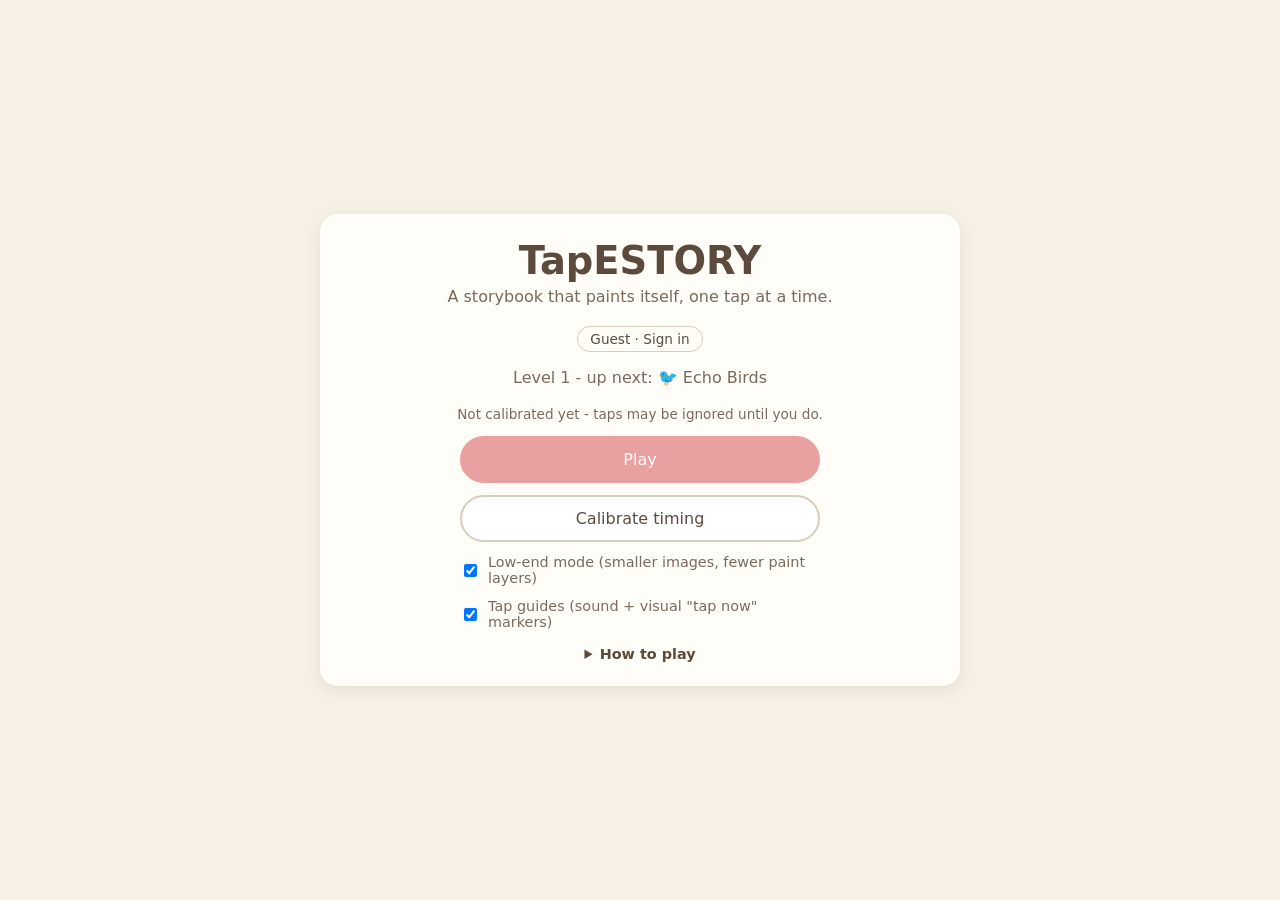
<file: index.html>
<!doctype html>
<html lang="en">
<head>
  <meta charset="utf-8" />
  <meta name="viewport" content="width=device-width, initial-scale=1, viewport-fit=cover" />
  <title>TapESTORY</title>
  <meta name="description" content="A tiny procedural rhythm-storybook game - tap to the beat, paint the story." />
  <link rel="manifest" href="manifest.webmanifest" />
  <meta name="theme-color" content="#e8a0a0" />
  <link rel="icon" href="icon.svg" type="image/svg+xml" />
  <link rel="apple-touch-icon" href="icon.svg" />
  <link rel="stylesheet" href="css/game.css" />
</head>
<body>
  <main id="app">

    <!-- MENU ------------------------------------------------------------->
    <section id="screen-menu" class="screen">
      <div class="panel panel--menu">
        <h1 class="title">TapESTORY</h1>
        <p class="subtitle">A storybook that paints itself, one tap at a time.</p>

        <!-- ACCOUNT CHIP (section C) - "Guest / Sign in" when signed out,
             "name / My progress" + a quick "Sign out" when signed in. Wired
             entirely by js/net/accountUi.js; shows "Accounts not set up"
             when js/config.js is unconfigured. -->
        <div id="account-chip" class="account-chip">
          <button id="btn-account-chip-name" class="account-chip__name" type="button">Guest</button>
          <button id="btn-account-chip-signout" class="account-chip__signout" type="button" hidden>Sign out</button>
        </div>

        <p id="menu-progress" class="status-text"></p>
        <p id="menu-calibration" class="status-text status-text--small"></p>

        <div class="menu-actions">
          <button id="btn-play" class="btn btn--primary" type="button">Play</button>
          <button id="btn-calibrate" class="btn" type="button">Calibrate timing</button>
          <label class="checkbox-row">
            <input id="chk-lowend" type="checkbox" />
            Low-end mode (smaller images, fewer paint layers)
          </label>
          <label class="checkbox-row">
            <input id="chk-guides" type="checkbox" />
            Tap guides (sound + visual "tap now" markers)
          </label>
        </div>

        <details class="how-to">
          <summary>How to play</summary>
          <ul>
            <li>Tap anywhere on the picture (or press any key) exactly on the beat.</li>
            <li>Listen for the cue sound - it shows you what's coming and when to respond.</li>
            <li>A good tap paints the story in and pops a sticker. A missed beat shows what
              went wrong instead, but the story keeps going either way.</li>
            <li>Keep your accuracy up across the whole song for the good ending.</li>
            <li>First time playing? Run Calibrate once so tap timing matches your device -
              you can Recalibrate anytime from the menu.</li>
          </ul>
          <p class="how-to__legend-title">The three corner marks on the picture:</p>
          <ul>
            <li><strong>Top-left circle</strong> - shows the glyph of whichever cue just sounded
              (its name pops up briefly the first time you hear it this session).</li>
            <li><strong>Top-right gold dot</strong> - a quiet metronome pulse, once per beat.</li>
            <li><strong>Bottom-right emoji</strong> - the game's mascot: it pulses on cues,
              cheers on a hit, shakes on a miss, and inflates during a hold.</li>
          </ul>
        </details>
      </div>
    </section>

    <!-- CALIBRATE --------------------------------------------------------->
    <section id="screen-calibrate" class="screen">
      <div class="panel">
        <h2>Calibrate your timing</h2>
        <p id="calibrate-status" class="status-text">Tap along with the metronome.</p>
        <p id="calibrate-detail" class="status-text status-text--small"></p>
        <div id="calibrate-countdown" class="calibrate-countdown"></div>
        <button id="calibrate-taparea" class="tap-circle" type="button">TAP</button>
        <button id="btn-calibrate-back" class="btn" type="button">Back</button>
      </div>
    </section>

    <!-- PRACTICE ------------------------------------------------------------>
    <section id="screen-practice" class="screen">
      <div class="panel panel--practice">
        <div class="practice-mascot" id="practice-mascot">🎵</div>
        <h2 id="practice-title">Practice</h2>
        <p id="practice-meaning" class="status-text"></p>
        <div class="practice-timeline" id="practice-timeline">
          <div class="practice-timeline__track" id="practice-timeline-track">
            <div class="practice-timeline__playhead" id="practice-playhead"></div>
          </div>
        </div>
        <p class="practice-legend">○ listen &middot; ● tap<span id="practice-legend-fake" hidden> &middot; ✕ don't tap</span></p>
        <p id="practice-phase" class="practice-phase"></p>
        <p id="practice-feedback" class="practice-feedback"></p>
        <p id="practice-tally" class="practice-tally"></p>
        <button id="practice-taparea" class="tap-circle" type="button">TAP</button>
        <div class="menu-actions">
          <button id="btn-practice-hear" class="btn" type="button">Hear it again</button>
          <button id="btn-practice-tryagain" class="btn" type="button" hidden>Try again</button>
          <button id="btn-practice-continue" class="btn" type="button" hidden>Continue</button>
          <button id="btn-practice-skip" class="btn" type="button">Skip</button>
        </div>
      </div>
    </section>

    <!-- LOADING ------------------------------------------------------------->
    <section id="screen-loading" class="screen">
      <div class="panel">
        <h2>Getting ready&hellip;</h2>
        <div class="progress-track">
          <div id="loading-bar" class="progress-fill"></div>
        </div>
        <p id="loading-label" class="status-text">Composing the song&hellip;</p>
      </div>
    </section>

    <!-- PLAY --------------------------------------------------------------->
    <section id="screen-play" class="screen">
      <div id="stage" class="stage"></div>
      <!-- Shown when the player backgrounds the tab mid-song (js/pause.js /
           js/main.js) - the whole overlay is one tap target. -->
      <div id="pause-overlay" class="pause-overlay" hidden>
        <button id="btn-resume" class="pause-overlay__button" type="button">
          <span class="pause-overlay__title">Paused</span>
          <span class="pause-overlay__hint">Tap to resume</span>
        </button>
      </div>
    </section>

    <!-- END ------------------------------------------------------------------>
    <section id="screen-end" class="screen">
      <div class="panel panel--end">
        <h2 id="end-title">The End</h2>
        <div id="end-image" class="end-image"></div>
        <p id="end-caption" class="end-caption"></p>
        <p id="end-score" class="end-stat"></p>
        <p id="end-counts" class="end-stat"></p>
        <p id="end-miss-breakdown" class="end-stat end-miss-breakdown" hidden></p>
        <p id="end-seed" class="end-stat end-seed"></p>
        <p id="end-timing" class="end-stat" hidden></p>
        <p id="end-recalibrate" class="end-stat end-recalibrate" hidden></p>
        <div class="menu-actions">
          <button id="btn-end-recalibrate" class="btn" type="button" hidden>Recalibrate</button>
        </div>
        <div class="menu-actions">
          <button id="btn-play-again" class="btn btn--primary" type="button">Play again (new seed)</button>
          <button id="btn-replay-seed" class="btn" type="button">Replay this seed</button>
          <button id="btn-end-menu" class="btn" type="button">Back to menu</button>
        </div>
      </div>
    </section>

    <!-- ACCOUNT (section C) - sign in / create account. Code-first
         (default): email -> 6-digit code -> verify. "Use a password
         instead" switches to email+password sign-in/sign-up. Wired by
         js/net/accountUi.js only. -->
    <section id="screen-account" class="screen">
      <div class="panel panel--account">
        <h2>Sign in</h2>
        <p id="account-status" class="status-text"></p>
        <p id="account-error" class="status-text account-error" hidden></p>

        <div id="account-step-email">
          <label class="account-field">
            Email
            <input id="account-email" type="email" autocomplete="email" inputmode="email" placeholder="you@example.com" />
          </label>
          <div class="menu-actions">
            <button id="btn-account-send-code" class="btn btn--primary" type="button">Send code</button>
          </div>
          <button id="btn-account-use-password" class="account-toggle" type="button">Use a password instead</button>
        </div>

        <div id="account-step-code" hidden>
          <p class="status-text status-text--small">Enter the 6-digit code we emailed you.</p>
          <label class="account-field">
            Code
            <input id="account-code" type="text" inputmode="numeric" pattern="[0-9]*" autocomplete="one-time-code" maxlength="6" placeholder="123456" />
          </label>
          <div class="menu-actions">
            <button id="btn-account-verify" class="btn btn--primary" type="button">Verify</button>
            <button id="btn-account-resend" class="btn" type="button">Resend code</button>
          </div>
          <button id="btn-account-code-back" class="account-toggle" type="button">Use a different email</button>
        </div>

        <div id="account-step-password" hidden>
          <label class="account-field">
            Email
            <input id="account-pw-email" type="email" autocomplete="email" inputmode="email" placeholder="you@example.com" />
          </label>
          <label class="account-field">
            Password
            <input id="account-password" type="password" autocomplete="current-password" placeholder="At least 6 characters" />
          </label>
          <div class="menu-actions">
            <button id="btn-account-signin-password" class="btn btn--primary" type="button">Sign in</button>
            <button id="btn-account-signup-password" class="btn" type="button">Create account</button>
          </div>
          <button id="btn-account-use-code" class="account-toggle" type="button">Use an email code instead</button>
        </div>

        <div id="account-step-name" hidden>
          <p class="status-text">Signed in! What should we call you?</p>
          <label class="account-field">
            Display name
            <input id="account-display-name" type="text" maxlength="30" placeholder="Your name" />
          </label>
          <div class="menu-actions">
            <button id="btn-account-name-save" class="btn btn--primary" type="button">Save</button>
            <button id="btn-account-name-skip" class="btn" type="button">Skip</button>
          </div>
        </div>

        <div class="menu-actions">
          <button id="btn-account-back" class="btn" type="button">Back to menu</button>
        </div>
      </div>
    </section>

    <!-- MY PROGRESS (section C) - recent plays, best accuracy per game, a
         "Set a password" form and Sign out. Wired by js/net/accountUi.js
         only. -->
    <section id="screen-progress" class="screen">
      <div class="panel panel--progress">
        <h2>My progress</h2>
        <p id="progress-status" class="status-text"></p>
        <p id="progress-summary" class="status-text status-text--small"></p>

        <h3 class="progress-subheading">Best accuracy</h3>
        <div id="progress-best" class="progress-list"></div>

        <h3 class="progress-subheading">Recent plays</h3>
        <div id="progress-plays" class="progress-list"></div>

        <div class="progress-set-password">
          <h3 class="progress-subheading">Set a password</h3>
          <p class="status-text status-text--small">Optional - lets you sign in without waiting for an email code.</p>
          <label class="account-field">
            New password
            <input id="progress-password" type="password" autocomplete="new-password" placeholder="At least 6 characters" />
          </label>
          <div class="menu-actions">
            <button id="btn-progress-set-password" class="btn" type="button">Save password</button>
          </div>
          <p id="progress-password-status" class="status-text status-text--small"></p>
        </div>

        <div class="menu-actions">
          <button id="btn-progress-signout" class="btn" type="button">Sign out</button>
          <button id="btn-progress-back" class="btn" type="button">Back to menu</button>
        </div>
      </div>
    </section>

  </main>

  <!-- DEBUG OVERLAY (?debug) ------------------------------------------------>
  <div id="debug-overlay" hidden>
    <div id="debug-stats">no taps yet</div>
    <div id="debug-log"></div>
  </div>

  <script type="module" src="js/main.js"></script>
</body>
</html>
</file>
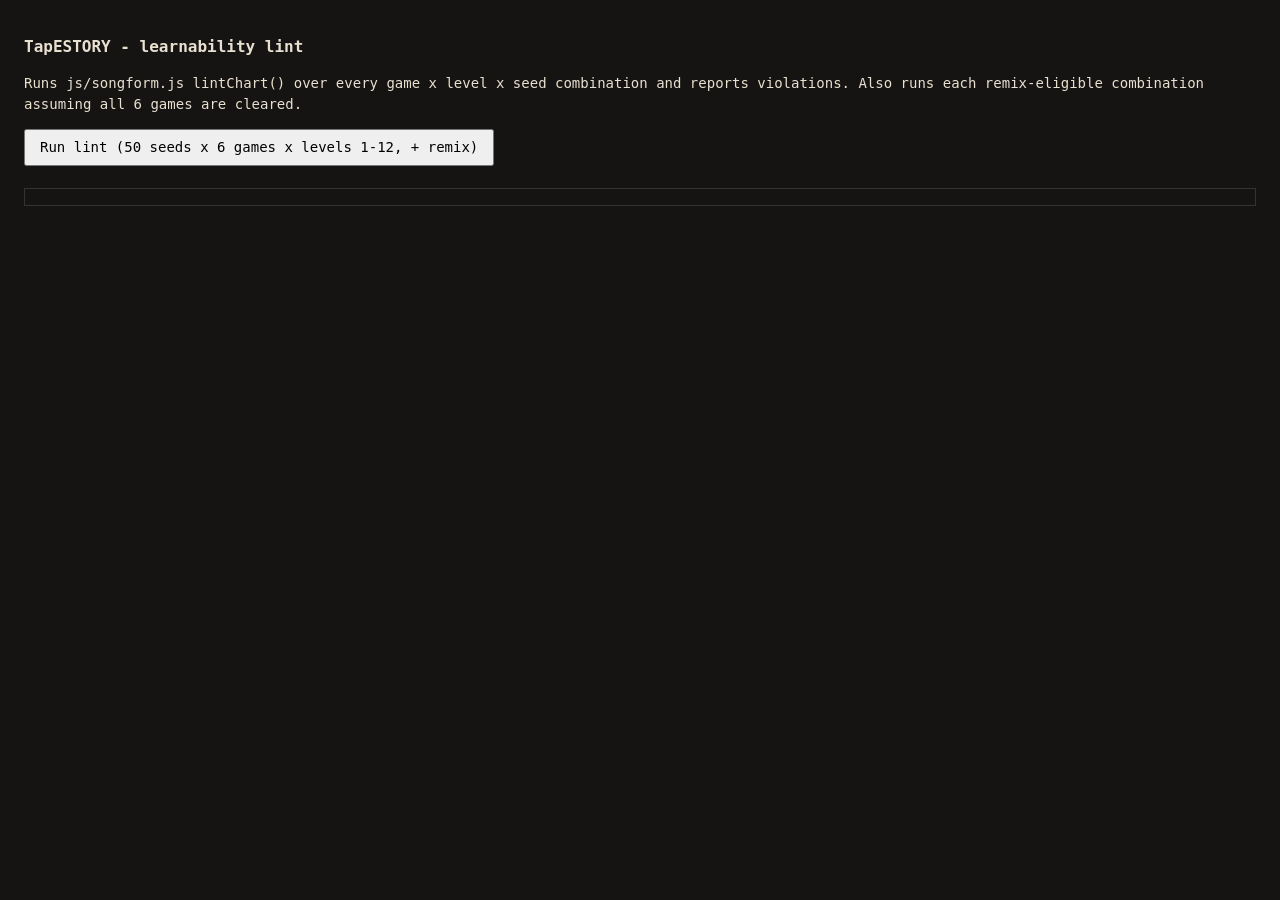
<file: tools/lint.html>
<!doctype html>
<html lang="en">
<head>
<meta charset="utf-8" />
<title>TapESTORY - learnability lint</title>
<style>
  body { font: 14px/1.5 ui-monospace, Menlo, monospace; background:#161412; color:#e8e0d0; padding:16px; }
  h1 { font-size: 16px; }
  #summary { font-size: 15px; font-weight: 700; margin: 12px 0; }
  .ok { color: #8fbf9f; }
  .bad { color: #e17b6b; }
  .row { margin: 2px 0; white-space: pre-wrap; }
  .game-hdr { margin-top: 14px; font-weight: 700; color: #f2c14e; }
  #log { max-height: 70vh; overflow: auto; border: 1px solid #333; padding: 8px; }
  button { font: inherit; padding: 6px 14px; margin-bottom: 10px; }
</style>
</head>
<body>
<h1>TapESTORY - learnability lint</h1>
<p>Runs js/songform.js lintChart() over every game x level x seed combination and reports violations.
   Also runs each remix-eligible combination assuming all 6 games are cleared.</p>
<button id="run">Run lint (50 seeds x 6 games x levels 1-12, + remix)</button>
<div id="summary"></div>
<div id="log"></div>

<script type="module">
  import { makeRng, subRng } from '../js/rng.js';
  import { buildChart, lintChart } from '../js/songform.js';
  import { GAMES, REMIX } from '../js/games/index.js';

  const SEEDS = 50;
  const LEVELS = Array.from({ length: 12 }, (_, i) => i + 1);
  const ALL_CLEARED = GAMES.map((g) => g.id);

  const summaryEl = document.getElementById('summary');
  const logEl = document.getElementById('log');

  function row(text, cls) {
    const d = document.createElement('div');
    d.className = 'row' + (cls ? ' ' + cls : '');
    d.textContent = text;
    logEl.appendChild(d);
  }

  document.getElementById('run').addEventListener('click', () => {
    logEl.innerHTML = '';
    summaryEl.textContent = 'Running...';
    summaryEl.className = '';
    setTimeout(runAll, 10); // let the button repaint first
  });

  function runAll() {
    const t0 = performance.now();
    let totalCharts = 0;
    let totalViolations = 0;
    let failingCombos = 0;

    const allGames = [...GAMES, REMIX];

    for (const game of allGames) {
      const hdr = document.createElement('div');
      hdr.className = 'game-hdr';
      hdr.textContent = `--- ${game.name} (${game.id}) ---`;
      logEl.appendChild(hdr);

      let gameViolations = 0;
      let gameCombos = 0;

      for (const level of LEVELS) {
        for (let s = 0; s < SEEDS; s++) {
          const seed = `lint:${game.id}:${level}:${s}`;
          const rng = subRng(seed, 'chart');
          let chart;
          try {
            chart = buildChart(rng, game, level, { clearedIds: ALL_CLEARED });
          } catch (err) {
            totalViolations++;
            gameViolations++;
            failingCombos++;
            row(`level ${level} seed ${s}: THREW ${err.message}`, 'bad');
            continue;
          }
          totalCharts++;
          gameCombos++;
          const violations = lintChart(chart);
          if (chart.notes.length === 0) violations.push('chart has ZERO notes - a silent, unplayable song');
          if (violations.length > 0) {
            failingCombos++;
            gameViolations += violations.length;
            totalViolations += violations.length;
            row(`level ${level} seed ${s}: ${violations.length} violation(s)`, 'bad');
            for (const v of violations.slice(0, 5)) row('    ' + v, 'bad');
            if (violations.length > 5) row(`    ...and ${violations.length - 5} more`, 'bad');
          }
        }
      }
      row(`${game.id}: ${gameCombos} charts checked, ${gameViolations} violation(s)`, gameViolations ? 'bad' : 'ok');
    }

    // Remix specifically also needs to work from a FRESH profile (no
    // cleared games yet) - e.g. a direct ?game=remix link. pickSubGames()
    // falls back to picking at random from every game in that case; this
    // re-runs the whole remix sweep with an empty cleared list to make sure
    // that fallback never regresses into an empty/unplayable chart.
    {
      const hdr = document.createElement('div');
      hdr.className = 'game-hdr';
      hdr.textContent = `--- Remix (fresh profile, no cleared games) ---`;
      logEl.appendChild(hdr);
      let gameViolations = 0;
      let gameCombos = 0;
      for (const level of LEVELS) {
        for (let s = 0; s < SEEDS; s++) {
          const seed = `lint:remix-empty:${level}:${s}`;
          const rng = subRng(seed, 'chart');
          const chart = buildChart(rng, REMIX, level, { clearedIds: [] });
          totalCharts++;
          gameCombos++;
          const violations = lintChart(chart);
          if (chart.notes.length === 0) violations.push('chart has ZERO notes - a silent, unplayable song');
          if (violations.length > 0) {
            failingCombos++;
            gameViolations += violations.length;
            totalViolations += violations.length;
            row(`level ${level} seed ${s}: ${violations.length} violation(s)`, 'bad');
            for (const v of violations.slice(0, 5)) row('    ' + v, 'bad');
          }
        }
      }
      row(`remix(no cleared): ${gameCombos} charts checked, ${gameViolations} violation(s)`, gameViolations ? 'bad' : 'ok');
    }

    const ms = (performance.now() - t0).toFixed(0);
    summaryEl.textContent =
      totalViolations === 0
        ? `PASS - 0 violations across ${totalCharts} charts (${allGames.length} games x ${LEVELS.length} levels x ${SEEDS} seeds, plus remix w/ no cleared games) in ${ms}ms`
        : `FAIL - ${totalViolations} violation(s) across ${failingCombos} combo(s) of ${totalCharts} charts checked, in ${ms}ms`;
    summaryEl.className = totalViolations === 0 ? 'ok' : 'bad';
  }
</script>
</body>
</html>
</file>
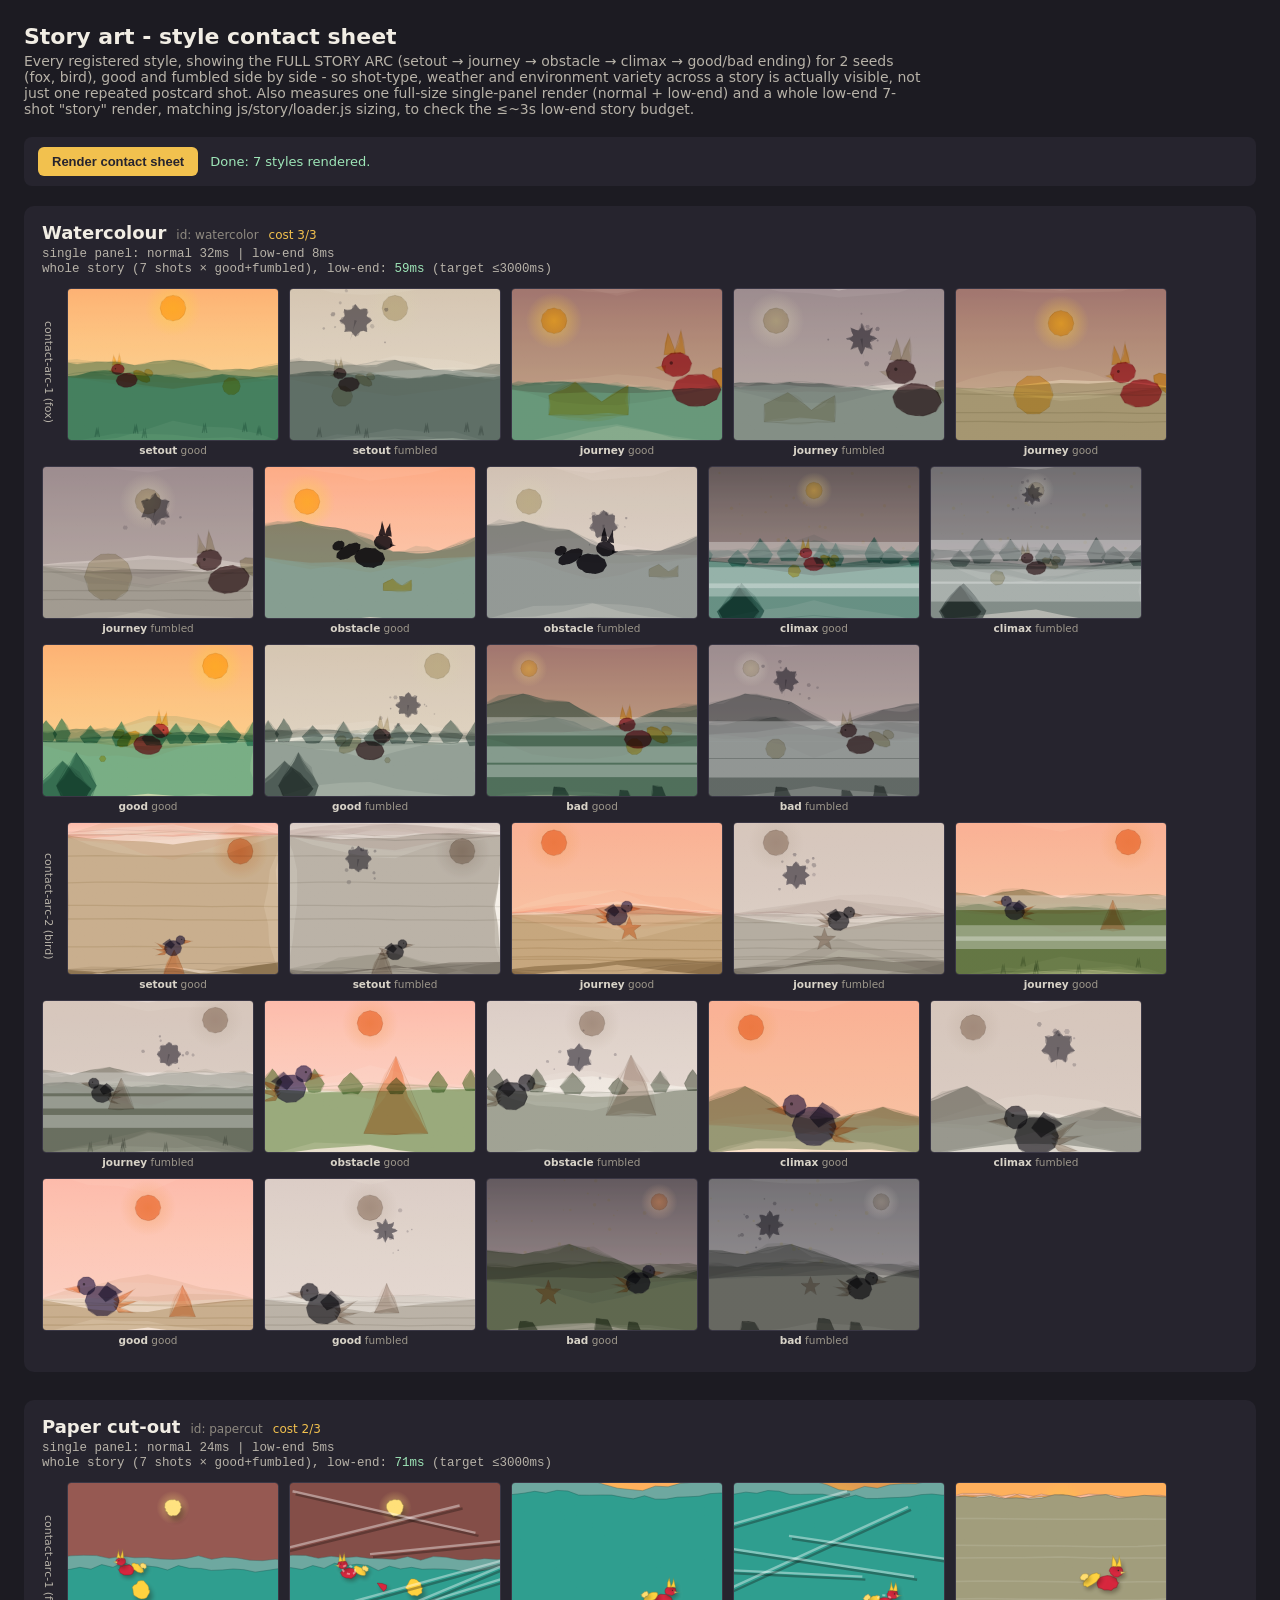
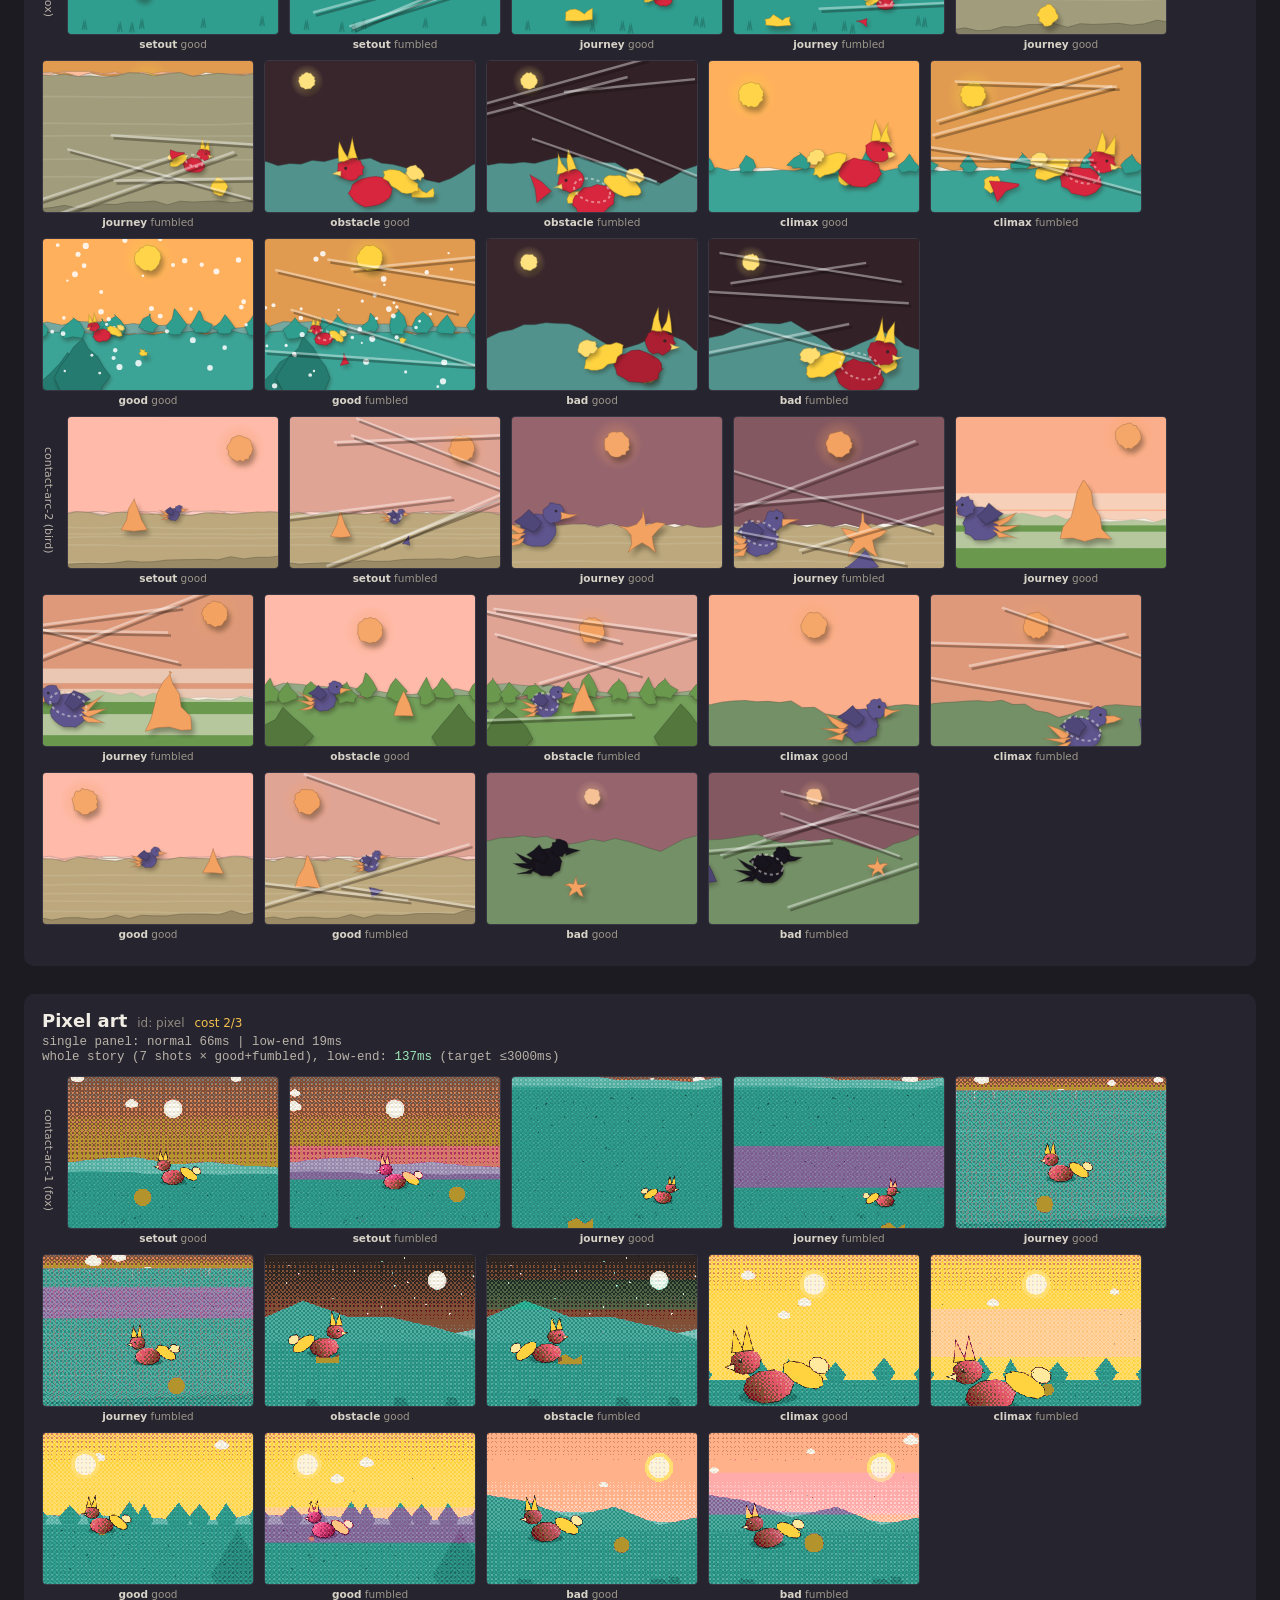
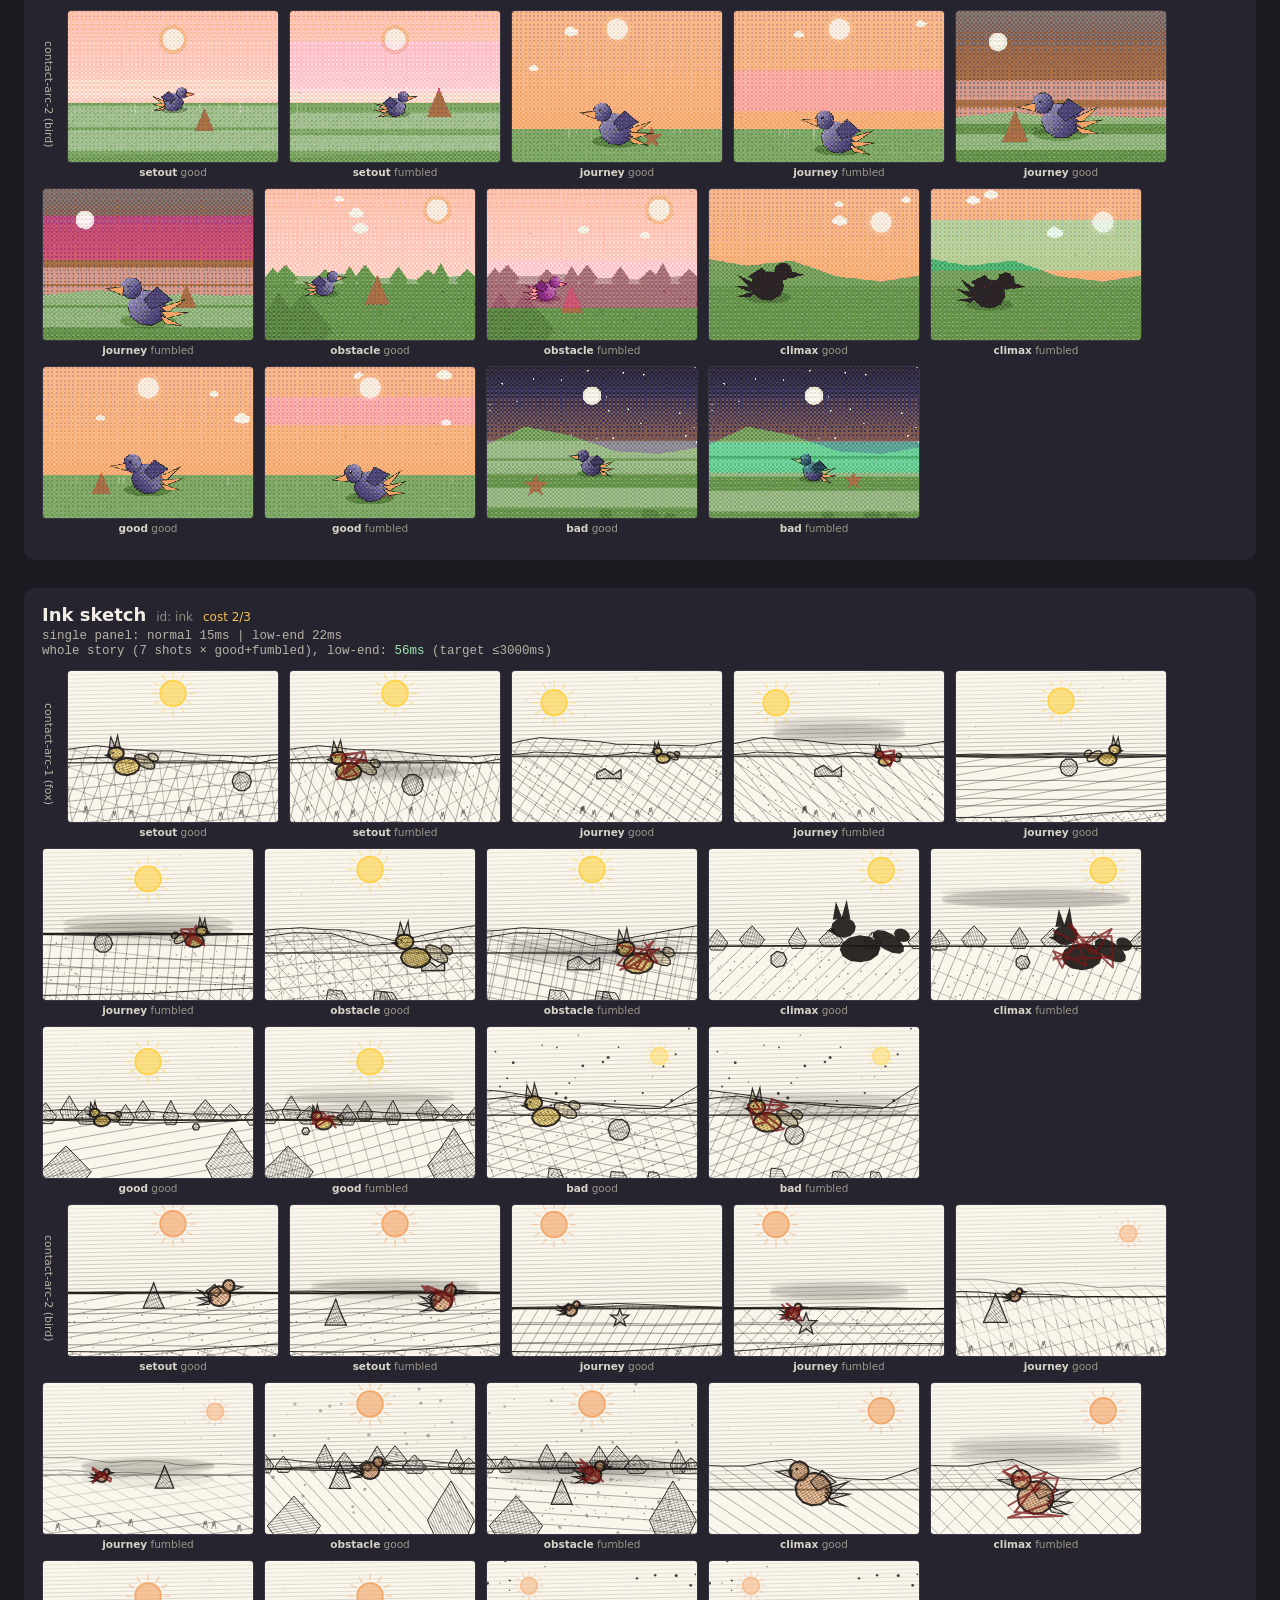
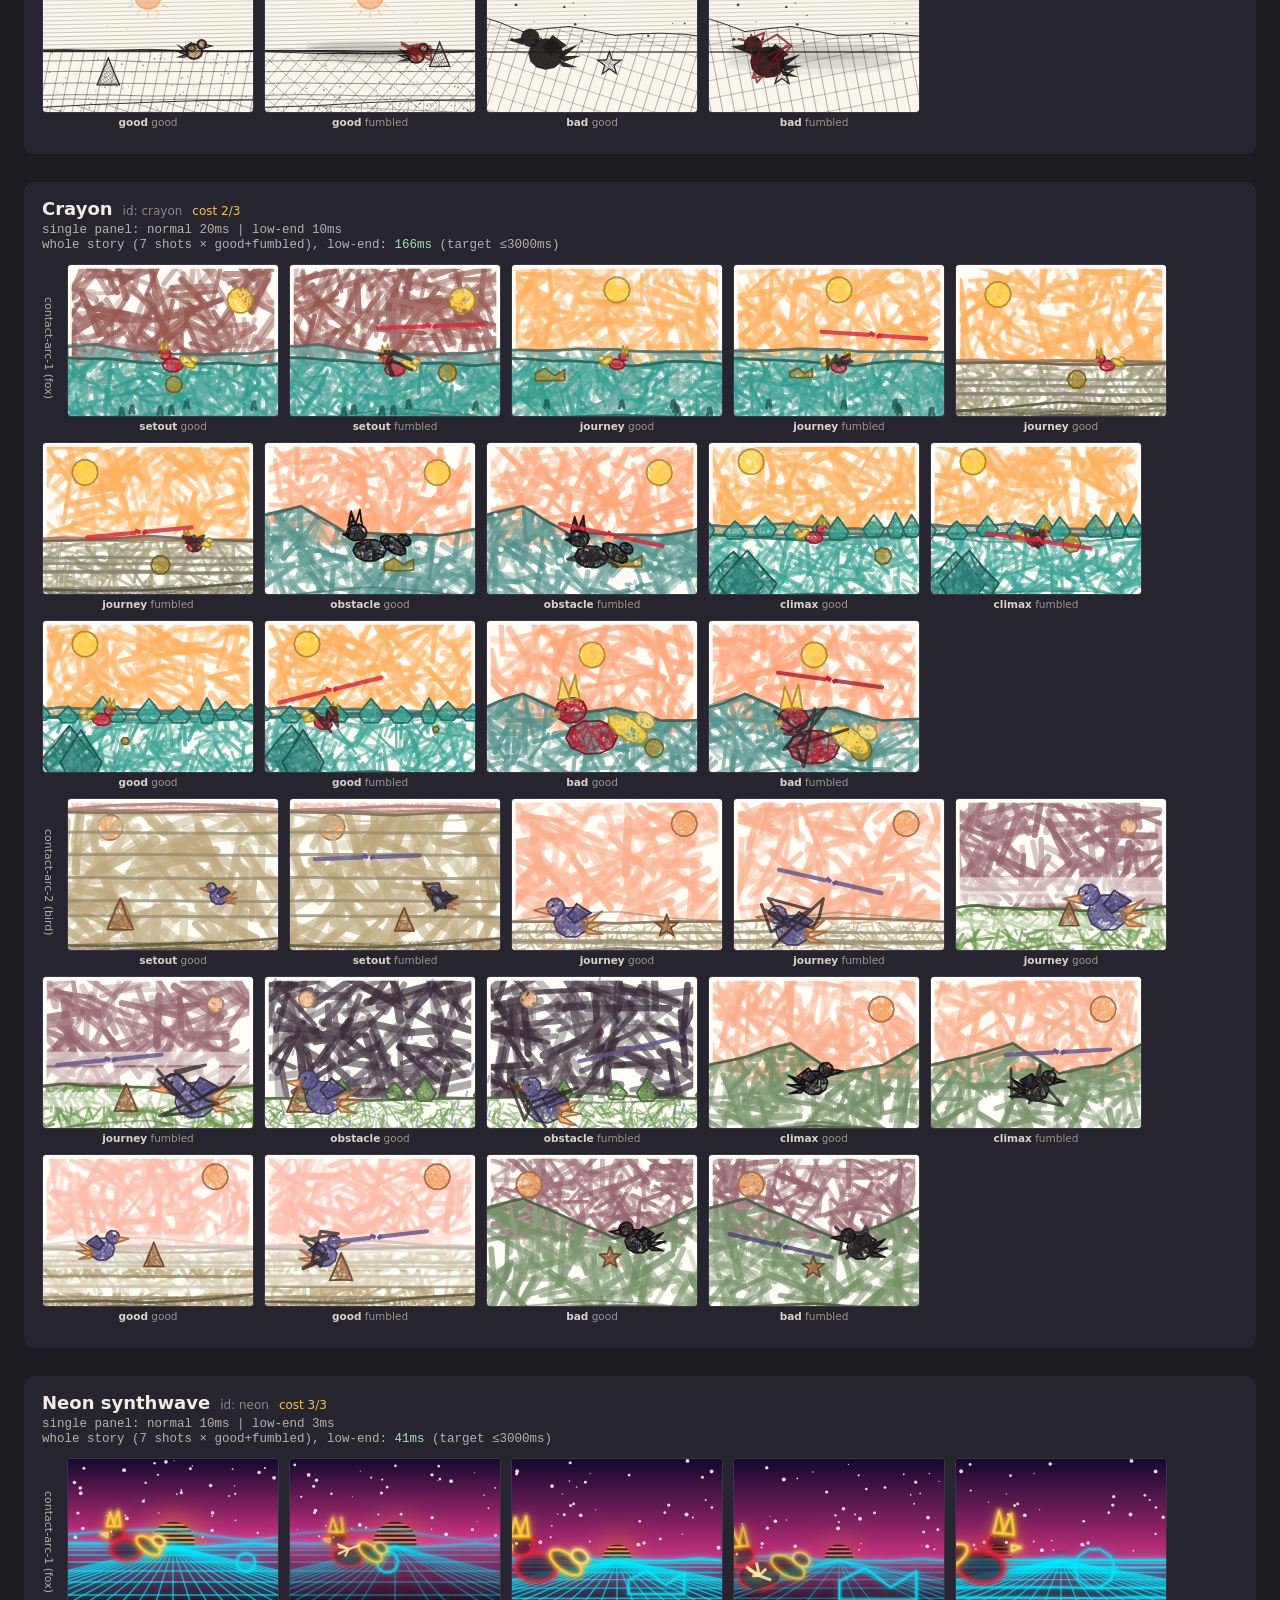
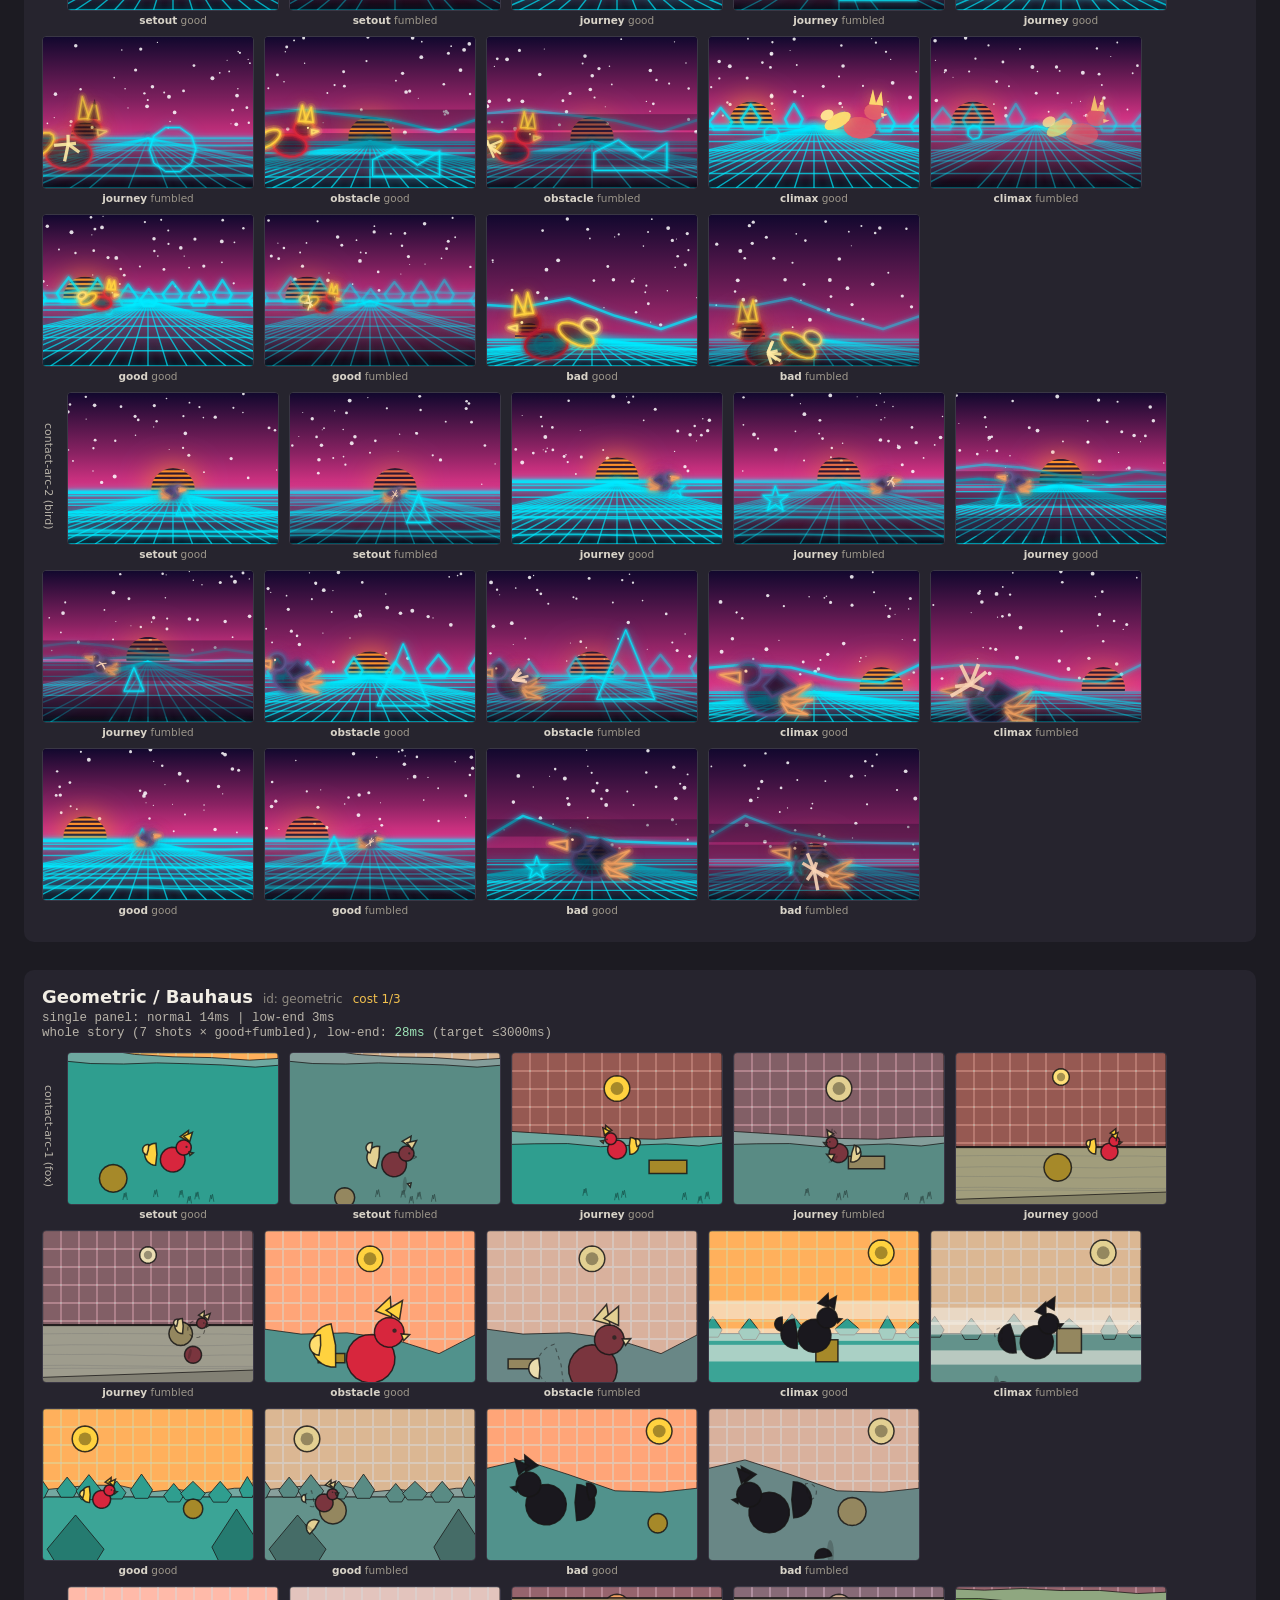
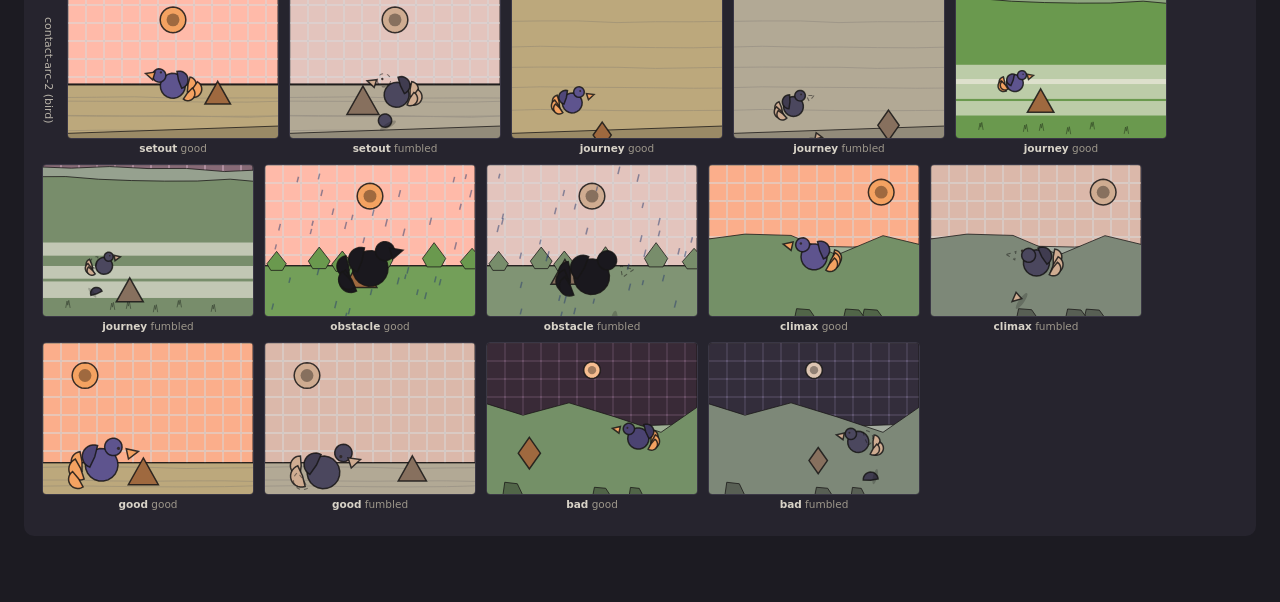
<file: tools/styles.html>
<!doctype html>
<html lang="en">
<head>
<meta charset="utf-8" />
<meta name="viewport" content="width=device-width, initial-scale=1" />
<title>TapESTORY - style contact sheet</title>
<style>
  :root { color-scheme: light; }
  body {
    margin: 0;
    padding: 24px;
    font-family: system-ui, -apple-system, "Segoe UI", sans-serif;
    background: #1c1b22;
    color: #f1ede4;
  }
  h1 { margin: 0 0 4px; font-size: 22px; }
  p.sub { margin: 0 0 20px; color: #b7b2a8; font-size: 14px; max-width: 900px; }
  .controls {
    display: flex; gap: 12px; align-items: center; margin-bottom: 20px;
    background: #26242e; padding: 10px 14px; border-radius: 8px; flex-wrap: wrap;
  }
  .controls label { font-size: 13px; display: flex; gap: 6px; align-items: center; }
  button {
    background: #f2c14e; color: #26242e; border: none; border-radius: 6px;
    padding: 7px 14px; font-weight: 600; cursor: pointer; font-size: 13px;
  }
  button:hover { background: #ffd875; }
  button:disabled { opacity: .5; cursor: default; }
  .status { font-size: 13px; color: #9ee6b8; }

  section.style-block {
    margin-bottom: 28px; background: #26242e; border-radius: 10px; padding: 16px 18px;
  }
  .style-head {
    display: flex; align-items: baseline; gap: 10px; flex-wrap: wrap; margin-bottom: 4px;
  }
  .style-head h2 { margin: 0; font-size: 18px; }
  .style-head .id { color: #8f8a80; font-size: 12px; }
  .style-head .cost { color: #f2c14e; font-size: 12px; }
  .timing { font-size: 12.5px; color: #b7b2a8; margin-bottom: 12px; font-family: ui-monospace, Consolas, monospace; }
  .timing .over { color: #ff8a80; font-weight: 700; }
  .timing .ok { color: #9ee6b8; }
  .timing div { margin: 1px 0; }

  .row { display: flex; gap: 10px; margin-bottom: 10px; flex-wrap: wrap; align-items: flex-start; }
  .cell { text-align: center; }
  .cell canvas { display: block; border-radius: 4px; border: 1px solid #3a3745; background: #111; }
  .cell canvas.pixelated { image-rendering: pixelated; }
  .cell .lbl { font-size: 10.5px; color: #9c968a; margin-top: 3px; }
  .cell .lbl b { color: #d8d3c8; }
  .row .seedlbl {
    writing-mode: vertical-rl; text-orientation: mixed; font-size: 11px; color: #b7b2a8;
    align-self: center; padding-right: 2px;
  }
</style>
</head>
<body>
  <h1>Story art - style contact sheet</h1>
  <p class="sub">
    Every registered style, showing the FULL STORY ARC (setout &rarr; journey &rarr; obstacle &rarr;
    climax &rarr; good/bad ending) for 2 seeds (fox, bird), good and fumbled side by side - so shot-type,
    weather and environment variety across a story is actually visible, not just one repeated postcard shot.
    Also measures one full-size single-panel render (normal + low-end) and a whole low-end 7-shot "story"
    render, matching js/story/loader.js sizing, to check the &le;~3s low-end story budget.
  </p>
  <div class="controls">
    <button id="btn-run">Render contact sheet</button>
    <span class="status" id="status"></span>
  </div>
  <div id="output"></div>

  <script type="module">
    import { generateStory } from '../js/story/storygen.js';
    import { STYLES } from '../js/story/styles/index.js';
    import { subRng } from '../js/rng.js';
    import { getBudget } from '../js/assets.js';

    const SEEDS = [
      { seed: 'contact-arc-1', hero: 'fox' },
      { seed: 'contact-arc-2', hero: 'bird' },
    ];
    const NUM_PHRASES = 5; // setout, journey, journey/obstacle, obstacle/journey, climax
    const THUMB_W = 210;
    const THUMB_H = Math.round(THUMB_W * 0.72);

    const output = document.getElementById('output');
    const statusEl = document.getElementById('status');
    const runBtn = document.getElementById('btn-run');

    /** The full story arc for one (seed, hero): 5 phrase beats + both
     * endings, each carrying its own `kind` (setout/journey/obstacle/
     * climax/good/bad) - the same kinds composeScene() weights shot type
     * from, so this deliberately exercises every shot-type bucket. */
    function arcFor(seedInfo) {
      const story = generateStory(subRng(seedInfo.seed, 'story'), NUM_PHRASES);
      const shots = story.panels.map((p) => ({ kind: p.kind, scene: { ...p.scene, heroType: seedInfo.hero } }));
      shots.push({ kind: 'good', scene: { ...story.goodEnding.scene, heroType: seedInfo.hero } });
      shots.push({ kind: 'bad', scene: { ...story.badEnding.scene, heroType: seedInfo.hero } });
      return shots;
    }

    function mountCanvas(cell, canvas, pixelated) {
      if (pixelated) canvas.classList.add('pixelated');
      cell.appendChild(canvas);
    }

    // setTimeout, NOT requestAnimationFrame: rAF never fires while this tab
    // is backgrounded/hidden (e.g. driven from an automated browser pane),
    // which would hang the whole run indefinitely between styles/rows. If
    // renders seem absurdly slow, check document.hidden before assuming a
    // real perf problem - a hidden tab throttles timers, not the renderer.
    async function yieldFrame() {
      await new Promise((r) => setTimeout(r, 0));
    }

    function budgetOpts(lowEnd) {
      const b = getBudget(lowEnd);
      const w = Math.round(b.maxEdge / b.maxDpr);
      return { width: w, height: Math.round(w * 0.72), dpr: b.maxDpr, lowEnd, layers: b.watercolorLayers };
    }

    /** Timing: one full-size single-panel render (normal + low-end), PLUS a
     * whole low-end "story" (7 shots x good+fumbled = 14 renders, matching
     * a 5-phrase song + both endings) so the ≤3s budget is checked against
     * a realistic whole-story load, not just one panel. */
    function renderTiming(style, arc) {
      const normalOpts = budgetOpts(false);
      const lowOpts = budgetOpts(true);
      const scene = arc[0].scene;

      const t0 = performance.now();
      style.renderScene(scene, subRng('timing', `${style.id}:normal`), normalOpts);
      const normalMs = performance.now() - t0;

      const t1 = performance.now();
      style.renderFumbled(scene, subRng('timing', `${style.id}:low`), lowOpts);
      const singleLowMs = performance.now() - t1;

      const t2 = performance.now();
      for (const shot of arc) {
        style.renderScene(shot.scene, subRng('timing-story', `${style.id}:${shot.kind}:good`), lowOpts);
        style.renderFumbled(shot.scene, subRng('timing-story', `${style.id}:${shot.kind}:fumbled`), lowOpts);
      }
      const storyLowMs = performance.now() - t2;

      return { normalMs, singleLowMs, storyLowMs };
    }

    async function run() {
      runBtn.disabled = true;
      output.innerHTML = '';
      let done = 0;
      const total = STYLES.length;
      const arcs = SEEDS.map(arcFor);

      for (const style of STYLES) {
        statusEl.textContent = `Rendering ${style.name} (${++done}/${total})...`;
        await yieldFrame();

        const section = document.createElement('section');
        section.className = 'style-block';
        const head = document.createElement('div');
        head.className = 'style-head';
        head.innerHTML = `<h2>${style.name}</h2><span class="id">id: ${style.id}</span><span class="cost">cost ${style.cost}/3</span>`;
        section.appendChild(head);

        const timingEl = document.createElement('div');
        timingEl.className = 'timing';
        timingEl.textContent = 'Measuring...';
        section.appendChild(timingEl);

        const grid = document.createElement('div');
        section.appendChild(grid);
        output.appendChild(section);

        const { normalMs, singleLowMs, storyLowMs } = renderTiming(style, arcs[0]);
        const storyCls = storyLowMs <= 3000 ? 'ok' : 'over';
        timingEl.innerHTML =
          `<div>single panel: normal ${normalMs.toFixed(0)}ms | low-end ${singleLowMs.toFixed(0)}ms</div>` +
          `<div>whole story (7 shots &times; good+fumbled), low-end: <span class="${storyCls}">${storyLowMs.toFixed(0)}ms</span> (target &le;3000ms)</div>`;
        console.log(`[styles.html] ${style.id} normalMs=${normalMs.toFixed(1)} singleLowMs=${singleLowMs.toFixed(1)} storyLowMs=${storyLowMs.toFixed(1)}`);
        await yieldFrame();

        for (let s = 0; s < SEEDS.length; s++) {
          const row = document.createElement('div');
          row.className = 'row';
          const seedLbl = document.createElement('div');
          seedLbl.className = 'seedlbl';
          seedLbl.textContent = `${SEEDS[s].seed} (${SEEDS[s].hero})`;
          row.appendChild(seedLbl);

          for (const shot of arcs[s]) {
            const opts = { width: THUMB_W, height: THUMB_H, dpr: 1, lowEnd: false, layers: 4 };
            const goodRng = subRng(SEEDS[s].seed, `thumb:${style.id}:${shot.kind}`);
            const fumbledRng = subRng(SEEDS[s].seed, `thumb:${style.id}:${shot.kind}`); // same seed -> matching composition
            const goodCanvas = style.renderScene(shot.scene, goodRng, opts);
            const fumbledCanvas = style.renderFumbled(shot.scene, fumbledRng, opts);

            const goodCell = document.createElement('div');
            goodCell.className = 'cell';
            mountCanvas(goodCell, goodCanvas, style.id === 'pixel');
            const goodLbl = document.createElement('div');
            goodLbl.className = 'lbl';
            goodLbl.innerHTML = `<b>${shot.kind}</b> good`;
            goodCell.appendChild(goodLbl);
            row.appendChild(goodCell);

            const fumbledCell = document.createElement('div');
            fumbledCell.className = 'cell';
            mountCanvas(fumbledCell, fumbledCanvas, style.id === 'pixel');
            const fumbledLbl = document.createElement('div');
            fumbledLbl.className = 'lbl';
            fumbledLbl.innerHTML = `<b>${shot.kind}</b> fumbled`;
            fumbledCell.appendChild(fumbledLbl);
            row.appendChild(fumbledCell);
          }
          grid.appendChild(row);
          await yieldFrame();
        }
      }

      statusEl.textContent = `Done: ${STYLES.length} styles rendered.`;
      runBtn.disabled = false;
    }

    runBtn.addEventListener('click', run);
    // Auto-run once on load so the sheet is useful without an extra click.
    run();
  </script>
</body>
</html>
</file>
<file: css/game.css>
/* css/game.css - storybook/watercolour look, system fonts only, mobile-first.
   All gameplay-time animation (stickers, judgement flash, beat pulse, cue
   bounce, region reveal) is transform/opacity only - see js/render/stage.js. */

:root {
  --paper: #f6f1e4;
  --card: #fffdf8;
  --ink: #2e2a25;
  --ink-soft: #5c4a3d;
  --muted: #7a6a5d;
  --accent: #e8a0a0;
  --accent-dark: #dd8f8f;
  --gold: #f2c14e;
  --leaf: #8fbf9f;
  --border: #d8cdb8;
}

*,
*::before,
*::after {
  box-sizing: border-box;
}

html,
body {
  margin: 0;
  padding: 0;
  width: 100%;
  overflow-x: hidden; /* hard requirement: no horizontal scroll, any width */
}

body {
  font-family: system-ui, -apple-system, 'Segoe UI', Roboto, Helvetica, Arial, sans-serif;
  background: var(--paper);
  color: var(--ink);
  -webkit-tap-highlight-color: transparent;
  overscroll-behavior: none;
}

#app {
  width: 100%;
}

/* --- screens ------------------------------------------------------- */

.screen {
  display: none;
  min-height: 100vh;
  width: 100%;
  padding: 16px; /* 16px gutters, all screen sizes */
  box-sizing: border-box;
  align-items: center;
  justify-content: center;
  flex-direction: column;
  overflow-y: auto;
}

.screen--active {
  display: flex;
}

.panel {
  width: 100%;
  max-width: 640px;
  background: var(--card);
  border-radius: 18px;
  padding: 24px;
  box-shadow: 0 4px 18px rgba(0, 0, 0, 0.08);
  box-sizing: border-box;
  text-align: center;
}

/* --- menu ------------------------------------------------------------ */

.title {
  font-size: clamp(1.8rem, 6vw, 2.4rem);
  margin: 0 0 4px;
  color: var(--ink-soft);
}

.subtitle {
  margin: 0 0 20px;
  color: var(--muted);
}

.menu-actions {
  display: flex;
  flex-direction: column;
  gap: 12px;
  margin: 0 auto 16px;
  max-width: 360px;
}

.btn {
  font: inherit;
  font-size: 1rem;
  padding: 12px 20px;
  border-radius: 999px;
  border: 2px solid var(--border);
  background: #fff;
  color: var(--ink-soft);
  cursor: pointer;
  transition: background 0.15s ease, transform 0.1s ease;
}
.btn:active {
  transform: scale(0.97);
}
.btn:disabled {
  opacity: 0.5;
  cursor: default;
}
.btn--primary {
  background: var(--accent);
  border-color: var(--accent);
  color: #fff;
}
.btn--primary:hover {
  background: var(--accent-dark);
}

.checkbox-row {
  display: flex;
  align-items: center;
  gap: 8px;
  font-size: 0.9rem;
  color: var(--muted);
  justify-content: center;
  text-align: left;
}

.how-to {
  margin-top: 12px;
  font-size: 0.9rem;
  color: var(--ink-soft);
  text-align: left;
}
.how-to summary {
  cursor: pointer;
  font-weight: 600;
  text-align: center;
}
.how-to ul {
  padding-left: 20px;
  margin: 10px 0 0;
}
.how-to li {
  margin: 4px 0;
}
.how-to__legend-title {
  margin: 12px 0 4px;
  font-weight: 700;
}

/* --- calibrate --------------------------------------------------------- */

.status-text {
  color: var(--muted);
  min-height: 1.4em;
}
.status-text--small {
  font-size: 0.85rem;
  min-height: 1.2em;
}

.tap-circle {
  width: 140px;
  height: 140px;
  border-radius: 50%;
  background: var(--leaf);
  color: #fff;
  font: inherit;
  font-size: 1.1rem;
  font-weight: 700;
  border: none;
  margin: 20px auto 0;
  display: block;
  touch-action: none;
  cursor: pointer;
}

/* Calibration count-in countdown ("4 3 2 1 Tap!") - no visual pulse tied to
   the recorded beats themselves (see js/main.js runCalibrationFlow), only
   this text, which updates in sync with the count-in clicks. */
.calibrate-countdown {
  font-size: clamp(2rem, 12vw, 3.5rem);
  font-weight: 800;
  color: var(--ink-soft);
  min-height: 1.2em;
  margin: 4px 0;
}

/* Back button (M1.7) - always visible on the calibrate screen, below the
   tap circle, spaced apart like .menu-actions' own buttons. */
#btn-calibrate-back {
  margin: 16px auto 0;
  display: block;
  max-width: 200px;
}

/* --- practice ----------------------------------------------------------- */

.practice-mascot {
  font-size: 3rem;
  line-height: 1;
  margin-bottom: 6px;
}
.practice-feedback {
  min-height: 1.6em;
  font-weight: 700;
  font-size: 1.1rem;
  color: var(--leaf);
}
.practice-feedback--miss {
  color: var(--accent-dark);
}
.practice-phase {
  font-weight: 700;
  color: var(--ink-soft);
  min-height: 1.4em;
  margin: 4px 0 0;
}
.practice-tally {
  color: var(--muted);
  font-size: 0.9rem;
  min-height: 1.2em;
}

/* Timeline strip (section D) - upcoming expected taps for the CURRENT
   practice section, with a moving playhead. Note markers are static once
   built (see js/main.js buildPracticeTimeline); only the playhead's `left`
   is updated per frame. */
.practice-timeline {
  position: relative;
  width: 100%;
  height: 28px;
  background: #eee2cc;
  border-radius: 8px;
  margin: 10px 0;
  overflow: hidden;
}
/* The inner positioning parent for markers/playhead (M1.7 cosmetic fix) -
   inset horizontally from the strip's own edges by the largest marker's
   own radius (the cue marker, 9px = 18px/2). Percentage `left` positions on
   any child are relative to THIS box's width, not the strip's - so a
   marker at 0%/100% sits fully inside the strip instead of being half-
   clipped by the strip's own overflow:hidden at its own edge (percentage
   positioning is relative to the nearest positioned ancestor's PADDING
   box, which padding on .practice-timeline itself would not have moved).
   js/main.js practiceEls() points timelineEl at THIS element, not the
   outer strip, so js/main.js buildPracticeTimeline()/the playhead's own
   per-frame `left` both use the same coordinate space automatically. */
.practice-timeline__track {
  position: absolute;
  top: 0;
  bottom: 0;
  left: 9px;
  right: 9px;
}
.practice-timeline__note {
  position: absolute;
  top: 50%;
  width: 8px;
  height: 8px;
  margin: -4px 0 0 -4px;
  border-radius: 50%;
  background: var(--accent-dark);
}
.practice-timeline__note--hold {
  width: 4px;
  height: 16px;
  margin: -8px 0 0 -2px;
  border-radius: 3px;
  background: var(--leaf);
}
/* A fake ("don't tap") note - never a filled dot, an X glyph instead so it
   can never be mistaken for a real tap target. Overrides --note's dot
   styling entirely (own background/border/shape), see js/main.js
   buildPracticeTimeline. */
.practice-timeline__note--fake {
  width: 14px;
  height: 14px;
  margin: -7px 0 0 -7px;
  border-radius: 0;
  background: transparent;
  display: flex;
  align-items: center;
  justify-content: center;
  font-size: 0.7rem;
  font-weight: 700;
  line-height: 1;
  color: var(--ink-soft);
}
/* Per-dot feedback (M1.7): recoloured once THAT note is judged - after
   .practice-timeline__note/--hold/--fake's own background so hit/miss
   always wins regardless of which shape it's applied to. */
.practice-timeline__note--hit {
  background: var(--leaf);
}
.practice-timeline__note--miss {
  background: var(--card);
  border: 2px solid var(--accent-dark);
}
/* A fake marker never gets the filled/outlined dot treatment above - just
   its glyph recolours (green = correctly avoided, red = bonked). */
.practice-timeline__note--fake.practice-timeline__note--hit {
  background: transparent;
  border: none;
  color: var(--leaf);
}
.practice-timeline__note--fake.practice-timeline__note--miss {
  background: transparent;
  border: none;
  color: var(--accent-dark);
}
/* A HIT hold needs to read as distinct from an unjudged hold (both would
   otherwise be the same solid green pill) - a white inner ring plus a
   second green ring reads as "done", not just "this game has holds". */
.practice-timeline__note--hold.practice-timeline__note--hit {
  background: var(--leaf);
  box-shadow: 0 0 0 2px #fff, 0 0 0 4px var(--leaf);
}

/* Cue markers (M1.7) - the "listen" half of call-and-response, hollow (vs.
   tap markers' filled dot) and showing the cue's own glyph. Bigger than a
   tap marker so the glyph text fits. */
.practice-timeline__cue {
  position: absolute;
  top: 50%;
  width: 18px;
  height: 18px;
  margin: -9px 0 0 -9px;
  border-radius: 50%;
  border: 2px solid var(--muted);
  background: var(--card);
  display: flex;
  align-items: center;
  justify-content: center;
  font-size: 0.6rem;
  line-height: 1;
  color: var(--ink-soft);
}

.practice-legend {
  margin: 2px 0 0;
  font-size: 0.8rem;
  color: var(--muted);
}

.practice-timeline__playhead {
  position: absolute;
  top: 0;
  left: 0;
  width: 3px;
  height: 100%;
  background: var(--gold);
  box-shadow: 0 0 4px rgba(0, 0, 0, 0.3);
}

/* --- loading ---------------------------------------------------------- */

.progress-track {
  width: 100%;
  height: 14px;
  background: #eee2cc;
  border-radius: 999px;
  overflow: hidden;
  margin: 16px 0 8px;
}
.progress-fill {
  height: 100%;
  width: 0%;
  background: linear-gradient(90deg, var(--gold), var(--accent));
  transition: width 0.2s ease;
}

/* --- stage (play screen) ------------------------------------------------ */

.stage {
  position: relative;
  width: 100%;
  max-width: 900px;
  display: flex;
  flex-direction: column;
  align-items: center;
  gap: 12px;
  touch-action: none;
}

.stage__picture {
  position: relative;
  width: 100%;
  aspect-ratio: 1280 / 922; /* matches js/story/loader.js panel sizing */
  background: #faf6ec;
  border-radius: 14px;
  overflow: hidden;
  box-shadow: 0 6px 20px rgba(0, 0, 0, 0.12);
}

.stage__wash,
.stage__region-img {
  position: absolute;
  inset: 0;
  width: 100%;
  height: 100%;
  object-fit: cover;
  pointer-events: none; /* never intercept the stage's tap handling */
  -webkit-user-drag: none;
  user-select: none;
}

/* Faint pencil-sketch/under-wash of the good image, always visible under
   the unrevealed parts of a panel so they read as "not yet painted" rather
   than blank. Set once per panel in js/render/stage.js showPanel(). */
.stage__wash {
  z-index: 0;
  opacity: 0.12;
  filter: grayscale(1);
}

/* One pre-created element per reveal region (per good/fumbled variant),
   masked to its own soft-edged band of the picture. Tap time only ever
   flips opacity 0 -> 1 here - no DOM creation, no canvas drawing. */
.stage__region-img {
  opacity: 0;
  will-change: opacity;
  transition: opacity 120ms ease;
  mask-repeat: no-repeat;
  -webkit-mask-repeat: no-repeat;
  mask-size: 100% 100%;
  -webkit-mask-size: 100% 100%;
}

.stage__caption {
  max-width: 640px;
  text-align: center;
  color: var(--ink-soft);
  font-size: 1rem;
  min-height: 1.4em;
  padding: 0 8px;
}

.stage__cue-icon {
  position: absolute;
  top: 12px;
  left: 12px;
  width: 36px;
  height: 36px;
  border-radius: 50%;
  background: #fff;
  display: flex;
  align-items: center;
  justify-content: center;
  font-size: 1.1rem;
  color: #7a6ea8;
  box-shadow: 0 2px 6px rgba(0, 0, 0, 0.15);
  opacity: 0.85;
  transform: scale(1);
  z-index: 60;
}
.stage__cue-icon--bounce {
  animation: cueBounce 0.3s ease;
}
@keyframes cueBounce {
  0% {
    transform: scale(1);
  }
  40% {
    transform: scale(1.35);
  }
  100% {
    transform: scale(1);
  }
}

.stage__pulse {
  position: absolute;
  top: 12px;
  right: 12px;
  width: 16px;
  height: 16px;
  border-radius: 50%;
  background: var(--gold);
  opacity: 0.5;
  transform: scale(1);
  z-index: 60;
}
.stage__pulse--active {
  animation: beatPulse 0.25s ease;
}
/* Quieter metronome (M1.6): the cue icon now carries the "something means
   something" signal, so the beat dot only needs to read as a steady pulse,
   not compete with it - smaller scale/opacity swing than before. */
@keyframes beatPulse {
  0% {
    transform: scale(1);
    opacity: 0.45;
  }
  30% {
    transform: scale(1.35);
    opacity: 0.8;
  }
  100% {
    transform: scale(1);
    opacity: 0.45;
  }
}

/* First-appearance cue name label (M1.6 section C) - fades in next to the
   cue icon the first time a given cueId sounds this session, then away. */
.stage__cue-name {
  position: absolute;
  top: 12px;
  left: 54px;
  max-width: 55%;
  background: rgba(255, 255, 255, 0.92);
  color: var(--ink-soft);
  font-size: 0.8rem;
  font-weight: 700;
  padding: 4px 10px;
  border-radius: 999px;
  box-shadow: 0 2px 6px rgba(0, 0, 0, 0.15);
  opacity: 0;
  transform: translateX(-6px);
  pointer-events: none;
  z-index: 59;
  white-space: nowrap;
  overflow: hidden;
  text-overflow: ellipsis;
}
.stage__cue-name--show {
  animation: cueNameFade 2.4s ease forwards;
}
@keyframes cueNameFade {
  0% {
    opacity: 0;
    transform: translateX(-6px);
  }
  12% {
    opacity: 1;
    transform: translateX(0);
  }
  75% {
    opacity: 1;
    transform: translateX(0);
  }
  100% {
    opacity: 0;
    transform: translateX(0);
  }
}

/* Guide markers (M1.6 section C) - a ring that shrinks in over ~1 beat and
   lands on the expected tap moment. Centered on the picture; transform/
   opacity only, pre-created and pooled (see js/render/stage.js). Holds get
   a second, differently-coloured ring for the release point. */
.stage__guide {
  position: absolute;
  top: 50%;
  left: 50%;
  width: 64px;
  height: 64px;
  border-radius: 50%;
  border: 3px solid var(--gold);
  opacity: 0;
  pointer-events: none;
  z-index: 55;
  will-change: transform, opacity;
  /* JS sets `transform: translate(-50%,-50%) scale(...)` per frame - the
     translate half does the centering, so no margin offset here. */
}
.stage__guide--release {
  border-color: var(--accent);
  border-style: dashed;
}

.stage__mascot {
  position: absolute;
  bottom: 10px;
  right: 10px;
  width: 56px;
  height: 56px;
  border-radius: 50%;
  background: #fff;
  display: flex;
  align-items: center;
  justify-content: center;
  box-shadow: 0 3px 10px rgba(0, 0, 0, 0.18);
  z-index: 60;
  transform: scale(1);
  transform-origin: center;
  will-change: transform;
}
.stage__mascot-emoji {
  font-size: 1.7rem;
  line-height: 1;
  transform: translateY(1px);
}
.stage__mascot--cue {
  animation: mascotCue 0.28s ease;
}
@keyframes mascotCue {
  0% {
    transform: scale(1) rotate(0deg);
  }
  45% {
    transform: scale(1.22) rotate(-6deg);
  }
  100% {
    transform: scale(1) rotate(0deg);
  }
}
.stage__mascot--good {
  animation: mascotGood 0.45s ease;
}
@keyframes mascotGood {
  0% {
    transform: scale(1);
  }
  30% {
    transform: scale(1.3);
  }
  60% {
    transform: scale(0.95);
  }
  100% {
    transform: scale(1);
  }
}
.stage__mascot--miss {
  animation: mascotMiss 0.4s ease;
}
@keyframes mascotMiss {
  0% {
    transform: translateX(0) rotate(0deg);
  }
  25% {
    transform: translateX(-4px) rotate(-8deg);
  }
  50% {
    transform: translateX(4px) rotate(8deg);
  }
  75% {
    transform: translateX(-2px) rotate(-4deg);
  }
  100% {
    transform: translateX(0) rotate(0deg);
  }
}

.stage__judgement {
  position: absolute;
  top: 42%;
  left: 50%;
  transform: translate(-50%, -50%) scale(0.8);
  opacity: 0;
  font-size: clamp(1.4rem, 6vw, 2rem);
  font-weight: 800;
  pointer-events: none;
  text-shadow: 0 2px 6px rgba(0, 0, 0, 0.25);
  z-index: 50;
}
.stage__judgement--flash {
  animation: judgeFlash 0.6s ease;
}
@keyframes judgeFlash {
  0% {
    opacity: 0;
    transform: translate(-50%, -50%) scale(0.6);
  }
  20% {
    opacity: 1;
    transform: translate(-50%, -50%) scale(1.15);
  }
  70% {
    opacity: 1;
    transform: translate(-50%, -40%) scale(1);
  }
  100% {
    opacity: 0;
    transform: translate(-50%, -60%) scale(0.9);
  }
}

.stage__sticker {
  position: absolute;
  width: 40px;
  height: 40px;
  opacity: 0;
  transform: translate(-50%, -50%) scale(0.4);
  pointer-events: none;
  z-index: 40;
  --sticker-color: #f2c14e;
}
.stage__sticker svg {
  width: 100%;
  height: 100%;
  filter: drop-shadow(0 2px 4px rgba(0, 0, 0, 0.2));
}
.stage__sticker--pop {
  animation: stickerPop 0.7s ease forwards;
}
@keyframes stickerPop {
  0% {
    opacity: 0;
    transform: translate(-50%, -50%) scale(0.3) rotate(-15deg);
  }
  30% {
    opacity: 1;
    transform: translate(-50%, -50%) scale(1.2) rotate(8deg);
  }
  60% {
    opacity: 1;
    transform: translate(-50%, -70%) scale(1) rotate(-4deg);
  }
  100% {
    opacity: 0;
    transform: translate(-50%, -110%) scale(0.85) rotate(0deg);
  }
}

/* --- pause overlay (backgrounding mid-song) ------------------------------ */

.pause-overlay {
  position: fixed;
  inset: 0;
  background: rgba(20, 18, 15, 0.75);
  display: flex;
  align-items: center;
  justify-content: center;
  z-index: 2000;
  padding: 16px;
}
.pause-overlay[hidden] {
  display: none;
}
.pause-overlay__button {
  font: inherit;
  display: flex;
  flex-direction: column;
  align-items: center;
  gap: 6px;
  background: var(--card);
  border: none;
  border-radius: 18px;
  padding: 32px 40px;
  box-shadow: 0 8px 30px rgba(0, 0, 0, 0.35);
  cursor: pointer;
}
.pause-overlay__title {
  font-size: 1.5rem;
  font-weight: 800;
  color: var(--ink-soft);
}
.pause-overlay__hint {
  font-size: 1rem;
  color: var(--muted);
}

/* --- end screen --------------------------------------------------------- */

.panel--end {
  max-width: 560px;
}

.end-image {
  width: 100%;
  max-width: 480px;
  margin: 12px auto;
  border-radius: 12px;
  overflow: hidden;
  box-shadow: 0 4px 14px rgba(0, 0, 0, 0.12);
}
.end-image__canvas {
  width: 100%;
  height: auto;
  display: block;
}

.end-caption {
  font-style: italic;
  color: var(--ink-soft);
  margin: 8px 0 16px;
}
.end-stat {
  margin: 2px 0;
  color: var(--ink);
}
.end-seed {
  font-family: ui-monospace, SFMono-Regular, Menlo, monospace;
  font-size: 0.85rem;
  color: #8a7d6d;
}
.end-recalibrate {
  font-weight: 700;
  color: var(--accent-dark);
}
/* Miss breakdown (M1.8) - a "no tap / too early / too late" line plus one
   line per cue type with >=1 miss, worst first (js/main.js finishPlay). A
   few short lines joined with \n, so this needs white-space:pre-line on
   top of the shared .end-stat look; hidden entirely when there are no
   misses. */
.end-miss-breakdown {
  white-space: pre-line;
  font-size: 0.9rem;
  color: var(--muted);
}

/* --- debug overlay (?debug) ---------------------------------------------- */

/* Top-right + pointer-events:none (not bottom-left, and never click-
   capturing): every screen's interactive buttons live in a centered panel
   or a bottom `.menu-actions` row, so a top-right corner never sits over
   them - fixed after it was found overlapping the end screen's "Play
   again" button at bottom-left. pointer-events:none is belt-and-braces so
   it can never block a click regardless of screen/viewport size; the log
   only ever needs to be READ (rows auto-prepend and are capped at 40),
   never scrolled by hand. */
#debug-overlay {
  position: fixed;
  top: 8px;
  right: 8px;
  max-width: min(320px, calc(100vw - 32px));
  max-height: 32vh;
  overflow: auto;
  background: rgba(20, 18, 15, 0.85);
  color: #e8e0d0;
  font: 12px/1.4 ui-monospace, SFMono-Regular, Menlo, monospace;
  padding: 8px 10px;
  border-radius: 8px;
  z-index: 1000;
  pointer-events: none;
}
#debug-stats {
  font-weight: 700;
  margin-bottom: 4px;
}
#debug-log div {
  opacity: 0.85;
  white-space: nowrap;
}

/* --- small screens -------------------------------------------------------- */

@media (max-width: 400px) {
  .panel {
    padding: 18px;
  }
  .menu-actions {
    max-width: 100%;
  }
}

/* --- accounts (section C) -------------------------------------------------
   Menu account chip, #screen-account (sign in / create account) and
   #screen-progress (recent plays / best accuracy / set password / sign
   out). New ids/classes only - no existing element is restyled. Uses the
   same colour tokens as the rest of the page (:root above). */

.account-chip {
  display: flex;
  align-items: center;
  justify-content: center;
  flex-wrap: wrap;
  gap: 8px;
  margin: 0 0 12px;
  font-size: 0.85rem;
}

.account-chip__name,
.account-chip__signout {
  font: inherit;
  background: none;
  border: 1px solid var(--border);
  border-radius: 999px;
  padding: 4px 12px;
  color: var(--ink-soft);
  cursor: pointer;
}

.account-chip__name:active,
.account-chip__signout:active {
  transform: scale(0.97);
}

.account-chip__signout {
  color: var(--muted);
}

.panel--account,
.panel--progress {
  max-width: 480px;
  text-align: left;
}

.panel--account h2,
.panel--progress h2 {
  text-align: center;
  color: var(--ink-soft);
  margin-top: 0;
}

.account-error {
  color: #b33;
  font-weight: 600;
}

.account-field {
  display: block;
  font-size: 0.85rem;
  color: var(--muted);
  margin: 0 0 12px;
}

.account-field input {
  display: block;
  width: 100%;
  margin-top: 4px;
  font: inherit;
  font-size: 1rem;
  padding: 10px 12px;
  border-radius: 10px;
  border: 2px solid var(--border);
  background: #fff;
  color: var(--ink);
  box-sizing: border-box;
}

.account-field input:focus {
  outline: 2px solid var(--accent);
  outline-offset: 1px;
}

.account-toggle {
  display: block;
  width: 100%;
  text-align: center;
  background: none;
  border: none;
  color: var(--ink-soft);
  text-decoration: underline;
  font: inherit;
  font-size: 0.85rem;
  padding: 8px 0;
  cursor: pointer;
}

.progress-subheading {
  font-size: 1rem;
  color: var(--ink-soft);
  margin: 16px 0 6px;
}

.progress-list {
  display: flex;
  flex-direction: column;
  gap: 4px;
  font-size: 0.85rem;
  color: var(--ink-soft);
  max-height: 220px;
  overflow-y: auto;
}

.progress-row {
  padding: 6px 10px;
  background: var(--paper);
  border-radius: 8px;
  border: 1px solid var(--border);
}

.progress-set-password {
  margin-top: 18px;
  padding-top: 14px;
  border-top: 1px solid var(--border);
}

@media (max-width: 400px) {
  .panel--account,
  .panel--progress {
    max-width: 100%;
  }
}
</file>
